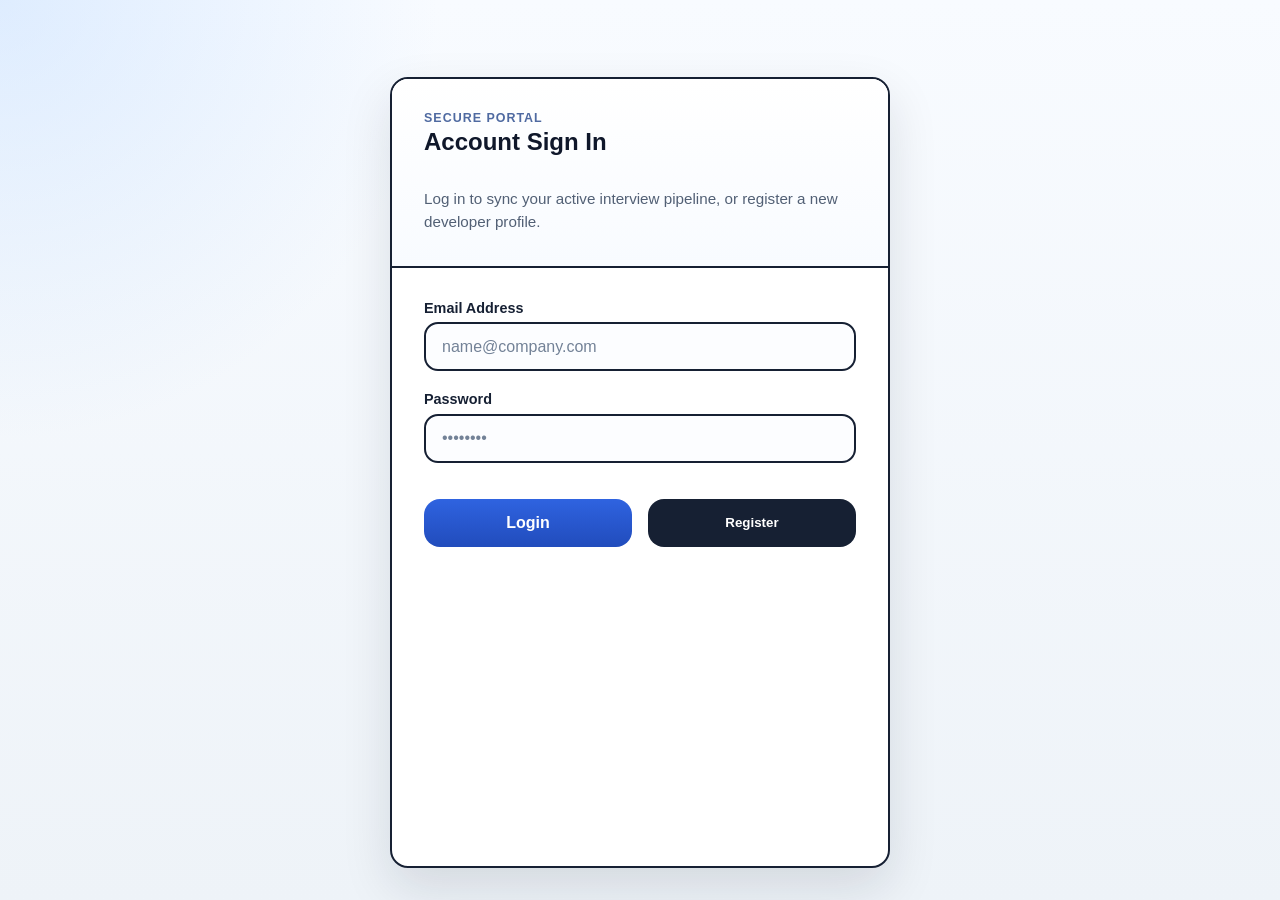
<file: Frontend/loginPage/login.html>
<!DOCTYPE html>
<html lang="en">
<head>
    <meta charset="UTF-8">
    <meta name="viewport" content="width=device-width, initial-scale=1.0">
    <title>Login - Job Application Manager</title>
    <link rel="stylesheet" href="../style.css">
</head>
<body>
    <div class="app-container" style="max-width: 500px; margin-top: 5vh;">
        <header style="flex-direction: column; align-items: flex-start; text-align: left; padding: 2rem;">
            <div class="header-copy">
                <p class="eyebrow">Secure Portal</p>
                <h1>Account Sign In</h1>
            </div>
            <p class="header-subtitle" style="text-align: left; max-width: 100%; margin-top: 0.5rem;">
                Log in to sync your active interview pipeline, or register a new developer profile.
            </p>
        </header>
        
        <main style="padding: 2rem;">
            <div id="errorBox" class="message-box error-box" style="display: none; padding: 1rem; margin-bottom: 1.5rem;"></div>
            <div id="successBox" class="message-box success-box" style="display: none; padding: 1rem; margin-bottom: 1.5rem;"></div>

            <div class="modal-form" style="gap: 1.25rem;">
                <div class="form-group">
                    <label for="authEmail">Email Address</label>
                    <input type="email" id="authEmail" class="url-input" placeholder="name@company.com" style="min-height: 48px;">
                </div>
                <div class="form-group">
                    <label for="authPassword">Password</label>
                    <input type="password" id="authPassword" class="url-input" placeholder="••••••••" style="min-height: 48px;">
                </div>
                
                <div style="display: grid; grid-template-columns: 1fr 1fr; gap: 1rem; margin-top: 1rem;">
                    <button id="loginBtn" class="ingest-btn" style="min-height: 48px; min-width: auto;">Login</button>
                    <button id="registerBtn" class="action-btn-update" style="min-height: 48px; border-radius: 16px;">Register</button>
                </div>
            </div>
        </main>
    </div>

    <script src="login.js"></script>
</body>
</html>
</file>
<file: Frontend/style.css>
* {
    margin: 0;
    padding: 0;
    box-sizing: border-box;
    font-family: "Segoe UI", Tahoma, Geneva, Verdana, sans-serif;
}

body {
    min-height: 100vh;
    background:
        radial-gradient(circle at top left, rgba(191, 219, 254, 0.45), transparent 28%),
        linear-gradient(180deg, #f8fbff 0%, #eef3f8 100%);
    color: #162033;
    display: flex;
    justify-content: center;
    padding: 2rem 1rem;
}

.app-container {
    width: 100%;
    max-width: 1040px;
    background: rgba(255, 255, 255, 0.96);
    border: 2px solid #162033;
    border-radius: 18px;
    box-shadow: 0 20px 50px rgba(15, 23, 42, 0.12);
    overflow: hidden;
    backdrop-filter: blur(6px);
}

header {
    display: flex;
    justify-content: space-between;
    align-items: flex-end;
    gap: 1.5rem;
    padding: 1.25rem 1.5rem;
    border-bottom: 2px solid #162033;
    background: linear-gradient(180deg, #ffffff 0%, #f8fbff 100%);
}

.header-copy {
    display: flex;
    flex-direction: column;
    gap: 0.2rem;
}

.eyebrow {
    font-size: 0.78rem;
    font-weight: 700;
    text-transform: uppercase;
    letter-spacing: 0.08em;
    color: #4f6aa1;
}

header h1 {
    font-size: 1.5rem;
    font-weight: 700;
    color: #0f172a;
}

.header-subtitle {
    max-width: 420px;
    font-size: 0.95rem;
    line-height: 1.5;
    color: #526075;
    text-align: right;
}

main {
    padding: 1.5rem;
}

.ingest-panel,
.saved-jobs-section {
    background: #ffffff;
}

.ingest-panel {
    margin-bottom: 1.4rem;
}

.section-heading {
    margin-bottom: 0.9rem;
}

.section-heading h2 {
    font-size: 1.15rem;
    font-weight: 700;
    color: #162033;
    margin-bottom: 0.3rem;
}

.section-heading p {
    color: #607085;
    font-size: 0.95rem;
    line-height: 1.45;
}

.ingest-wrapper {
    display: grid;
    grid-template-columns: minmax(0, 1fr) auto;
    gap: 1rem;
    align-items: center;
}

.url-input {
    width: 100%;
    min-height: 56px;
    padding: 0.85rem 1rem;
    font-size: 1rem;
    border: 2px solid #162033;
    border-radius: 14px;
    outline: none;
    background: #fcfdff;
    color: #162033;
    transition: border-color 0.2s ease, box-shadow 0.2s ease, background-color 0.2s ease;
}

.url-input::placeholder {
    color: #738297;
}

.url-input:focus {
    border-color: #2458d3;
    box-shadow: 0 0 0 4px rgba(59, 130, 246, 0.12);
    background: #ffffff;
}

.ingest-btn {
    min-width: 160px;
    min-height: 56px;
    padding: 0.85rem 1.5rem;
    font-size: 1rem;
    font-weight: 700;
    background: linear-gradient(180deg, #2f63e0 0%, #214cbc 100%);
    color: #ffffff;
    border: none;
    border-radius: 16px;
    cursor: pointer;
    transition: transform 0.18s ease, box-shadow 0.18s ease, filter 0.18s ease;
}

.ingest-btn:hover {
    transform: translateY(-1px);
    box-shadow: 0 12px 24px rgba(37, 99, 235, 0.22);
    filter: brightness(1.02);
}

.saved-jobs-section {
    margin-top: 0.5rem;
}

.jobs-container {
    border: 2px solid #162033;
    border-radius: 16px;
    background: #f9fbfe;
    overflow: hidden;
}

.job-item {
    min-height: 62px;
    padding: 1rem 1.25rem;
    font-size: 1rem;
    border-bottom: 1px solid #cfd9e6;
    background: #ffffff;
    transition: background-color 0.15s ease, transform 0.15s ease;
}

.job-item:last-child {
    border-bottom: none;
}

.job-item:hover {
    background-color: #f5f9ff;
}

.job-primary {
    display: flex;
    justify-content: space-between;
    align-items: center;
    gap: 1rem;
    margin-bottom: 0.35rem;
}

.job-primary h3 {
    font-size: 1rem;
    font-weight: 700;
    color: #162033;
}

.job-item p {
    font-size: 0.92rem;
    color: #617084;
}

.job-status {
    display: inline-flex;
    align-items: center;
    padding: 0.35rem 0.7rem;
    border-radius: 999px;
    background: #e8f0ff;
    color: #204dbd;
    font-size: 0.78rem;
    font-weight: 700;
    text-transform: uppercase;
    letter-spacing: 0.03em;
    white-space: nowrap;
}

.job-status.muted {
    background: #eef2f7;
    color: #5c6b7d;
}

@media (max-width: 780px) {
    header {
        flex-direction: column;
        align-items: flex-start;
    }

    .header-subtitle {
        max-width: none;
        text-align: left;
    }

    .ingest-wrapper {
        grid-template-columns: 1fr;
    }

    .ingest-btn {
        width: 100%;
    }
}

/* ==========================================================================
   NEW ENRICHED STYLES (Added to support full database responses)
   ========================================================================== */

/* Feedback Messaging Elements */
.message-box {
    padding: 1rem;
    margin-bottom: 1.5rem;
    border-radius: 8px;
    font-size: 0.95rem;
    display: none;
}

.error-box {
    background-color: #fee2e2;
    color: #991b1b;
    border: 1px solid #fca5a5;
}

.success-box {
    background-color: #dcfce7;
    color: #166534;
    border: 1px solid #86efac;
}

/* Typography Overrides for Enriched Data Structure */
.job-title-text {
    font-size: 1.2rem;
    font-weight: 700;
    color: #162033;
}

.job-company-text {
    font-size: 0.95rem;
    color: #4f6aa1;
    font-weight: 600;
    margin-top: 0.1rem;
}

.job-meta-text {
    font-size: 0.88rem;
    color: #617084;
    margin-bottom: 0.75rem;
}

.job-listing-link {
    color: #2f63e0;
    text-decoration: none;
    font-weight: 600;
}

.job-listing-link:hover {
    text-decoration: underline;
}

/* AI Pipeline Snippet Elements */
.ai-insights {
    background-color: #f8fbff;
    border: 1px dashed #4f6aa1;
    border-radius: 8px;
    padding: 0.75rem 1rem;
    margin-bottom: 1rem;
    font-size: 0.9rem;
}

.ai-insights p {
    margin-bottom: 0.25rem;
}

.ai-skills-highlight {
    color: #214cbc;
    font-weight: 500;
}

/* Native Full Text Expanders */
.job-description-details {
    margin-bottom: 1rem;
    font-size: 0.9rem;
    color: #526075;
}

.job-description-details summary {
    cursor: pointer;
    color: #162033;
    font-weight: 600;
    outline: none;
    margin-bottom: 0.5rem;
}

.job-description-content {
    background-color: #f1f5f9;
    padding: 1rem;
    border-radius: 8px;
    white-space: pre-wrap;
    max-height: 250px;
    overflow-y: auto;
    font-family: monospace;
    font-size: 0.85rem;
    border: 1px solid #cfd9e6;
}

/* Action Execution Alignment Rows */
.status-update-row {
    display: flex;
    gap: 0.5rem;
    align-items: center;
    justify-content: flex-end;
    margin-top: 0.5rem;
}

.status-select-dropdown {
    padding: 0.4rem;
    border: 2px solid #162033;
    border-radius: 8px;
    font-weight: 600;
    background-color: #ffffff;
    cursor: pointer;
}

.action-btn-update {
    padding: 0.4rem 0.8rem;
    font-weight: 700;
    background-color: #162033;
    color: #ffffff;
    border: none;
    border-radius: 8px;
    cursor: pointer;
    transition: background-color 0.15s ease;
}

.action-btn-update:hover {
    background-color: #2c3e6b;
}

.action-btn-delete {
    padding: 0.4rem 0.8rem;
    font-weight: 700;
    background-color: #fee2e2;
    color: #991b1b;
    border: 2px solid #fca5a5;
    border-radius: 8px;
    cursor: pointer;
    transition: background-color 0.15s ease;
}

.action-btn-delete:hover {
    background-color: #fca5a5;
}

/* ==========================================================================
   MODAL STYLES (Preview & Edit)
   ========================================================================== */
.modal-overlay {
    position: fixed;
    top: 0; left: 0; right: 0; bottom: 0;
    background: rgba(15, 23, 42, 0.6);
    backdrop-filter: blur(4px);
    display: flex;
    align-items: center;
    justify-content: center;
    z-index: 1000;
}

.modal-content {
    background: #ffffff;
    padding: 2rem;
    border-radius: 16px;
    width: 100%;
    max-width: 600px;
    box-shadow: 0 20px 50px rgba(15, 23, 42, 0.2);
    max-height: 90vh;
    overflow-y: auto;
    border: 2px solid #162033;
}

.modal-content h2 {
    font-size: 1.5rem;
    color: #0f172a;
    margin-bottom: 0.25rem;
}

.modal-subtitle {
    color: #607085;
    font-size: 0.95rem;
    margin-bottom: 1.5rem;
}

.modal-form {
    display: flex;
    flex-direction: column;
    gap: 1rem;
}

.modal-form .form-group label {
    display: block;
    margin-bottom: 0.4rem;
    font-weight: 600;
    font-size: 0.9rem;
    color: #162033;
}

.modal-input {
    width: 100%;
    padding: 0.75rem 1rem;
    font-size: 0.95rem;
    border: 2px solid #cfd9e6;
    border-radius: 10px;
    outline: none;
    background: #fcfdff;
    color: #162033;
    transition: border-color 0.2s ease;
}

.modal-input:focus {
    border-color: #2458d3;
    background: #ffffff;
}

.modal-actions {
    display: flex;
    justify-content: flex-end;
    gap: 1rem;
    margin-top: 2rem;
    padding-top: 1.5rem;
    border-top: 1px solid #cfd9e6;
}

/* Spinner Animation */
.spinner {
    width: 40px;
    height: 40px;
    border: 4px solid #f3f3f3;
    border-top: 4px solid #2563eb; /* Matches your accent theme color */
    border-radius: 50%;
    animation: spin 1s linear infinite;
    margin: 0 auto 1rem auto;
}

@keyframes spin {
    0% { transform: rotate(0deg); }
    100% { transform: rotate(360deg); }
}

.loading-state {
    padding: 3rem;
    text-align: center;
    color: #4b5563;
}
</file>
